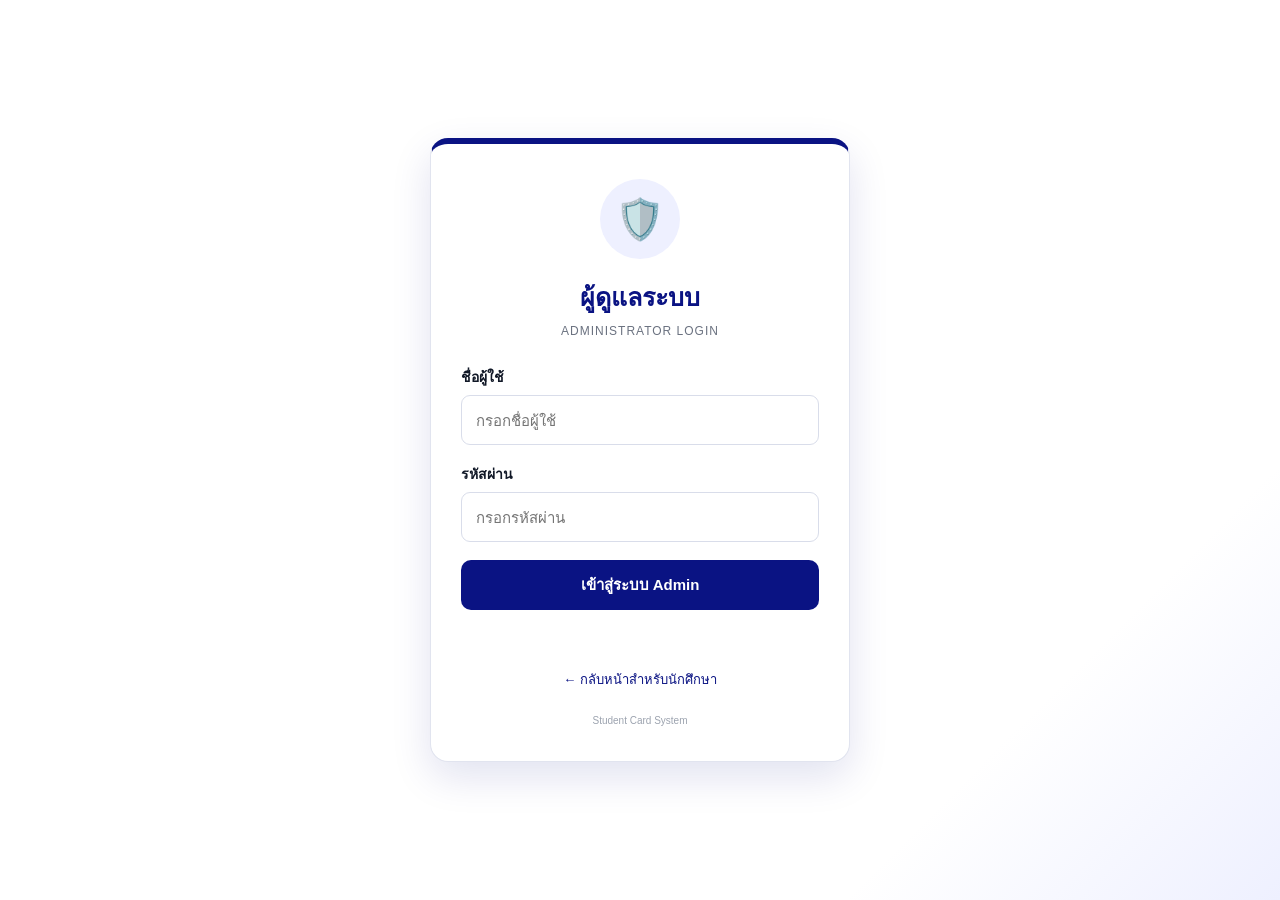
<file: admin-login.html>
<!DOCTYPE html>
<html lang="th">

<head>

<meta charset="UTF-8">

<meta
  name="viewport"
  content="width=device-width, initial-scale=1.0"
>

<meta
  name="theme-color"
  content="#0a1383"
>

<title>
  ผู้ดูแลระบบ | Student Card System
</title>


<style>

* {
  box-sizing: border-box;
}

body {

  margin: 0;

  min-height: 100vh;

  font-family:
    Arial,
    "Noto Sans Thai",
    sans-serif;

  background:
    linear-gradient(
      135deg,
      #ffffff 0%,
      #ffffff 80%,
      #eef0ff 100%
    );

  color: #111827;

}

.admin-page {

  min-height: 100vh;

  display: flex;

  align-items: center;

  justify-content: center;

  padding: 20px;

}

.admin-card {

  width: 100%;

  max-width: 420px;

  padding: 35px 30px;

  background: #ffffff;

  border: 1px solid #e1e4ef;

  border-top: 6px solid #0a1383;

  border-radius: 18px;

  box-shadow:
    0 15px 40px
    rgba(10,19,131,.12);

}

.admin-icon {

  width: 80px;

  height: 80px;

  margin: 0 auto 18px;

  display: flex;

  align-items: center;

  justify-content: center;

  border-radius: 50%;

  background: #eef0ff;

  color: #0a1383;

  font-size: 40px;

}

h1 {

  margin: 0;

  text-align: center;

  color: #0a1383;

  font-size: 25px;

}

.subtitle {

  margin: 7px 0 28px;

  text-align: center;

  color: #6b7280;

  font-size: 12px;

  letter-spacing: 1px;

}

.input-group {

  margin-bottom: 18px;

}

.input-group label {

  display: block;

  margin-bottom: 7px;

  font-size: 14px;

  font-weight: 600;

}

.input-group input {

  width: 100%;

  height: 50px;

  padding: 0 14px;

  border: 1px solid #d9ddea;

  border-radius: 9px;

  outline: none;

  font-size: 15px;

}

.input-group input:focus {

  border-color: #0a1383;

  box-shadow:
    0 0 0 3px
    rgba(10,19,131,.08);

}

.login-button {

  width: 100%;

  height: 50px;

  border: none;

  border-radius: 10px;

  background: #0a1383;

  color: white;

  font-size: 15px;

  font-weight: bold;

  cursor: pointer;

}

.login-button:hover {

  background: #080f6d;

}

.login-button:disabled {

  opacity: .6;

  cursor: not-allowed;

}

.message {

  min-height: 22px;

  margin-top: 15px;

  text-align: center;

  font-size: 13px;

  font-weight: 600;

}

.message.error {

  color: #dc2626;

}

.message.success {

  color: #15803d;

}

.message.info {

  color: #0a1383;

}

.back-link {

  display: block;

  margin-top: 22px;

  text-align: center;

  color: #0a1383;

  font-size: 13px;

  text-decoration: none;

}

.back-link:hover {

  text-decoration: underline;

}

.footer {

  margin-top: 25px;

  text-align: center;

  color: #9ca3af;

  font-size: 10px;

}

@media (max-width:480px) {

  .admin-page {

    padding: 12px;

  }

  .admin-card {

    padding: 30px 20px;

  }

}

</style>

</head>


<body>


<div class="admin-page">

<div class="admin-card">


<div class="admin-icon">
  🛡️
</div>


<h1>
  ผู้ดูแลระบบ
</h1>


<div class="subtitle">
  ADMINISTRATOR LOGIN
</div>


<form
  id="adminLoginForm"
  autocomplete="on"
>


<div class="input-group">

<label for="adminUsername">
  ชื่อผู้ใช้
</label>

<input
  id="adminUsername"
  name="username"
  type="text"
  placeholder="กรอกชื่อผู้ใช้"
  autocomplete="username"
  required
>

</div>


<div class="input-group">

<label for="adminPassword">
  รหัสผ่าน
</label>

<input
  id="adminPassword"
  name="password"
  type="password"
  placeholder="กรอกรหัสผ่าน"
  autocomplete="current-password"
  required
>

</div>


<button
  id="adminLoginButton"
  class="login-button"
  type="submit"
>

เข้าสู่ระบบ Admin

</button>


<div
  id="adminMessage"
  class="message"
></div>


</form>


<a
  href="index.html"
  class="back-link"
>
← กลับหน้าสำหรับนักศึกษา
</a>


<div class="footer">
  Student Card System
</div>


</div>

</div>


<script>


/* =================================================
   CONFIG
   ================================================= */

const CONFIG = {

  API_URL:
    "https://script.google.com/macros/s/AKfycbxCvk2wb6FydCKNkEDvApbTgZWmSFoAzPvvM2sSDOIwSgvftMoQxIX3cy7npP3_6xT4/exec",

  ADMIN_SESSION_KEY:
    "admin_session",

  ADMIN_KEY:
    "admin_data"

};


/* =================================================
   READY
   ================================================= */

document.addEventListener(
  "DOMContentLoaded",
  function () {

    const form =
      document.getElementById(
        "adminLoginForm"
      );

    form.addEventListener(
      "submit",
      handleAdminLogin
    );

  }
);


/* =================================================
   LOGIN
   ================================================= */

async function handleAdminLogin(event) {

  event.preventDefault();


  const username =
    document
      .getElementById("adminUsername")
      .value
      .trim();


  const password =
    document
      .getElementById("adminPassword")
      .value;


  const button =
    document.getElementById(
      "adminLoginButton"
    );


  if (!username || !password) {

    showMessage(
      "กรุณากรอกชื่อผู้ใช้และรหัสผ่าน",
      "error"
    );

    return;

  }


  button.disabled = true;

  button.textContent =
    "กำลังตรวจสอบ...";


  showMessage(
    "กำลังเชื่อมต่อระบบ...",
    "info"
  );


  try {


    const response =
      await fetch(
        CONFIG.API_URL,
        {

          method: "POST",

          headers: {

            "Content-Type":
              "text/plain;charset=utf-8"

          },

          body:
            JSON.stringify({

              action:
                "adminLogin",

              username:
                username,

              password:
                password

            })

        }
      );


    if (!response.ok) {

      throw new Error(
        "HTTP " +
        response.status
      );

    }


    const result =
      await response.json();


    console.log(
      "ADMIN LOGIN RESULT",
      result
    );


    if (
      !result ||
      !result.success ||
      !result.token
    ) {

      showMessage(
        result &&
        result.message
          ? result.message
          : "เข้าสู่ระบบไม่สำเร็จ",
        "error"
      );

      return;

    }


    /*
     * ล้าง Session เดิมก่อน
     */

    sessionStorage.removeItem(
      CONFIG.ADMIN_SESSION_KEY
    );

    sessionStorage.removeItem(
      CONFIG.ADMIN_KEY
    );


    /*
     * บันทึก Session ใหม่
     */

    sessionStorage.setItem(
      CONFIG.ADMIN_SESSION_KEY,
      result.token
    );


    sessionStorage.setItem(
      CONFIG.ADMIN_KEY,
      JSON.stringify(
        result.admin || {
          username: username
        }
      )
    );


    showMessage(
      "เข้าสู่ระบบสำเร็จ กำลังเข้าสู่ระบบ Admin...",
      "success"
    );


    /*
     * ไป GitHub page
     * ไม่ใช้ ?page=
     */

    setTimeout(
      function () {

        window.location.replace(
          "admin-dashboard.html"
        );

      },
      500
    );


  } catch (error) {

    console.error(
      "ADMIN LOGIN ERROR",
      error
    );


    showMessage(
      "ไม่สามารถเชื่อมต่อระบบได้ กรุณาตรวจสอบ API URL",
      "error"
    );


  } finally {

    setTimeout(
      function () {

        button.disabled = false;

        button.textContent =
          "เข้าสู่ระบบ Admin";

      },
      600
    );

  }

}


/* =================================================
   MESSAGE
   ================================================= */

function showMessage(
  text,
  type
) {

  const message =
    document.getElementById(
      "adminMessage"
    );


  message.textContent =
    text;


  message.className =
    "message";


  if (type) {

    message.classList.add(
      type
    );

  }

}

</script>


</body>

</html>
</file>
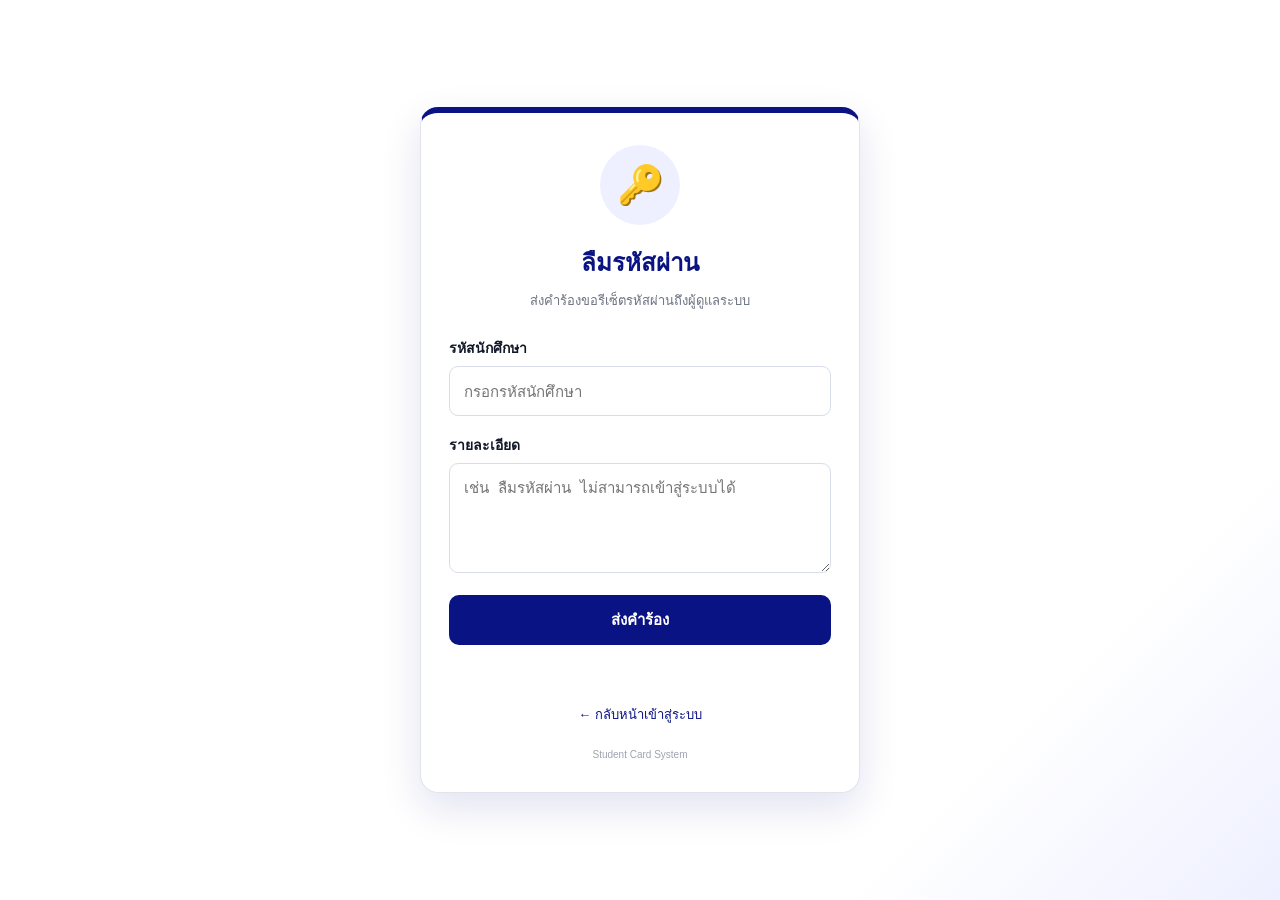
<file: forgot-password.html>
<!DOCTYPE html>
<html lang="th">

<head>

<meta charset="UTF-8">

<meta
  name="viewport"
  content="width=device-width, initial-scale=1.0"
>

<meta
  name="theme-color"
  content="#0a1383"
>

<title>
  ลืมรหัสผ่าน | Student Card System
</title>


<style>

* {
  box-sizing: border-box;
}


body {

  margin: 0;

  min-height: 100vh;

  font-family:
    Arial,
    "Noto Sans Thai",
    sans-serif;

  background:
    linear-gradient(
      135deg,
      #ffffff 0%,
      #ffffff 80%,
      #eef0ff 100%
    );

  color:
    #111827;

}


.page {

  min-height: 100vh;

  display: flex;

  align-items: center;

  justify-content: center;

  padding: 20px;

}


.card {

  width: 100%;

  max-width: 440px;

  background: #ffffff;

  padding: 32px 28px;

  border:
    1px solid #e1e4ef;

  border-top:
    6px solid #0a1383;

  border-radius: 18px;

  box-shadow:
    0 15px 40px
    rgba(10,19,131,.12);

}


.icon {

  width: 80px;

  height: 80px;

  margin:
    0 auto 18px;

  border-radius: 50%;

  display: flex;

  align-items: center;

  justify-content: center;

  background:
    #eef0ff;

  color:
    #0a1383;

  font-size:
    38px;

}


h1 {

  margin: 0;

  text-align: center;

  color:
    #0a1383;

  font-size: 24px;

}


.subtitle {

  margin:
    8px 0 26px;

  text-align:
    center;

  color:
    #6b7280;

  font-size:
    13px;

}


.group {

  margin-bottom:
    18px;

}


label {

  display: block;

  margin-bottom:
    7px;

  font-size:
    14px;

  font-weight:
    600;

}


input,
textarea {

  width: 100%;

  border:
    1px solid #d9ddea;

  border-radius:
    9px;

  outline: none;

  font-size:
    15px;

  padding:
    12px 14px;

}


input {

  height: 50px;

}


textarea {

  min-height: 110px;

  resize: vertical;

}


input:focus,
textarea:focus {

  border-color:
    #0a1383;

  box-shadow:
    0 0 0 3px
    rgba(10,19,131,.08);

}


button {

  width: 100%;

  height: 50px;

  border: none;

  border-radius: 10px;

  background:
    #0a1383;

  color:
    #ffffff;

  font-size:
    15px;

  font-weight:
    bold;

  cursor:
    pointer;

}


button:disabled {

  opacity: .6;

  cursor:
    not-allowed;

}


.message {

  min-height: 22px;

  margin-top: 15px;

  text-align: center;

  font-size: 13px;

  font-weight: 600;

}


.message.error {

  color:
    #dc2626;

}


.message.success {

  color:
    #15803d;

}


.message.info {

  color:
    #0a1383;

}


.back {

  display: block;

  margin-top: 22px;

  text-align: center;

  color:
    #0a1383;

  text-decoration: none;

  font-size: 13px;

}


.back:hover {

  text-decoration:
    underline;

}


.footer {

  margin-top: 24px;

  text-align: center;

  color:
    #9ca3af;

  font-size: 10px;

}

</style>

</head>


<body>


<div class="page">


<div class="card">


<div class="icon">
  🔑
</div>


<h1>
  ลืมรหัสผ่าน
</h1>


<div class="subtitle">
  ส่งคำร้องขอรีเซ็ตรหัสผ่านถึงผู้ดูแลระบบ
</div>


<form id="forgotForm">


<div class="group">

<label for="studentId">
  รหัสนักศึกษา
</label>

<input
  id="studentId"
  name="studentId"
  type="text"
  placeholder="กรอกรหัสนักศึกษา"
  autocomplete="username"
  required
>

</div>


<div class="group">

<label for="reason">
  รายละเอียด
</label>

<textarea
  id="reason"
  name="reason"
  placeholder="เช่น ลืมรหัสผ่าน ไม่สามารถเข้าสู่ระบบได้"
  required
></textarea>

</div>


<button
  id="submitButton"
  type="submit"
>

ส่งคำร้อง

</button>


<div
  id="message"
  class="message"
></div>


</form>


<a
  href="index.html"
  class="back"
>

← กลับหน้าเข้าสู่ระบบ

</a>


<div class="footer">
  Student Card System
</div>


</div>

</div>



<script>


/**
 * ================================================
 * CONFIG
 * ================================================
 */

const CONFIG = {

  API_URL:
    "https://script.google.com/macros/s/AKfycbxCvk2wb6FydCKNkEDvApbTgZWmSFoAzPvvM2sSDOIwSgvftMoQxIX3cy7npP3_6xT4/exec"

};


/**
 * ================================================
 * INITIALIZE
 * ================================================
 */

document.addEventListener(

  "DOMContentLoaded",

  function () {

    const form =
      document.getElementById(
        "forgotForm"
      );


    if (!form) {

      console.error(
        "ไม่พบ forgotForm"
      );

      return;

    }


    form.addEventListener(

      "submit",

      submitForgotPassword

    );

  }

);


/**
 * ================================================
 * SUBMIT FORGOT PASSWORD
 * ================================================
 */

async function submitForgotPassword(
  event
) {

  event.preventDefault();


  const studentId =
    document
      .getElementById(
        "studentId"
      )
      .value
      .trim();


  const reason =
    document
      .getElementById(
        "reason"
      )
      .value
      .trim();


  const button =
    document
      .getElementById(
        "submitButton"
      );


  /*
   * ตรวจสอบข้อมูล
   */

  if (!studentId) {

    showMessage(

      "กรุณากรอกรหัสนักศึกษา",

      "error"

    );

    document
      .getElementById(
        "studentId"
      )
      .focus();

    return;

  }


  if (!reason) {

    showMessage(

      "กรุณาระบุรายละเอียด",

      "error"

    );

    document
      .getElementById(
        "reason"
      )
      .focus();

    return;

  }


  /*
   * ป้องกันการกดซ้ำ
   */

  button.disabled = true;

  button.textContent =
    "กำลังส่งคำร้อง...";


  showMessage(

    "กำลังส่งคำร้องไปยัง Admin...",

    "info"

  );


  try {


    /**
     * ============================================
     * REQUEST
     * ============================================
     *
     * สำคัญ:
     *
     * Code.gs รับ:
     *
     * request.studentId
     * request.reason
     *
     * ดังนั้นต้องส่งชื่อให้ตรงกัน
     */

    const requestData = {

      action:
        "forgotPassword",

      studentId:
        studentId,

      reason:
        reason

    };


    console.log(
      "Forgot Password Request:",
      requestData
    );


    const response =
      await fetch(

        CONFIG.API_URL,

        {

          method:
            "POST",

          headers: {

            "Content-Type":
              "text/plain;charset=utf-8"

          },

          body:
            JSON.stringify(
              requestData
            )

        }

      );


    if (!response.ok) {

      throw new Error(

        "HTTP " +
        response.status

      );

    }


    const result =
      await response.json();


    console.log(
      "Forgot Password Response:",
      result
    );


    /*
     * Backend Error
     */

    if (!result.success) {

      showMessage(

        result.message ||
        "ส่งคำร้องไม่สำเร็จ",

        "error"

      );

      return;

    }


    /*
     * สำเร็จ
     */

    let successMessage =

      "ส่งคำร้องสำเร็จแล้ว กรุณารอ Admin ตรวจสอบ";


    /*
     * ถ้ามี Request ID
     * แสดงให้ผู้ใช้เก็บไว้
     */

    if (
      result.request_id
    ) {

      successMessage +=

        "\nเลขที่คำร้อง: " +
        result.request_id;

    }


    showMessage(

      successMessage,

      "success"

    );


    /*
     * ล้างฟอร์ม
     */

    document
      .getElementById(
        "forgotForm"
      )
      .reset();


  } catch (error) {

    console.error(
      "Forgot Password Error:",
      error
    );


    showMessage(

      "ไม่สามารถเชื่อมต่อระบบได้ กรุณาลองใหม่อีกครั้ง",

      "error"

    );


  } finally {


    /*
     * เปิดปุ่มกลับมา
     */

    button.disabled = false;

    button.textContent =
      "ส่งคำร้อง";

  }

}


/**
 * ================================================
 * SHOW MESSAGE
 * ================================================
 */

function showMessage(
  text,
  type
) {

  const message =
    document.getElementById(
      "message"
    );


  if (!message) {

    return;

  }


  message.textContent =
    text;


  message.className =
    "message " +
    (type || "");

}

</script>


</body>

</html>
</file>
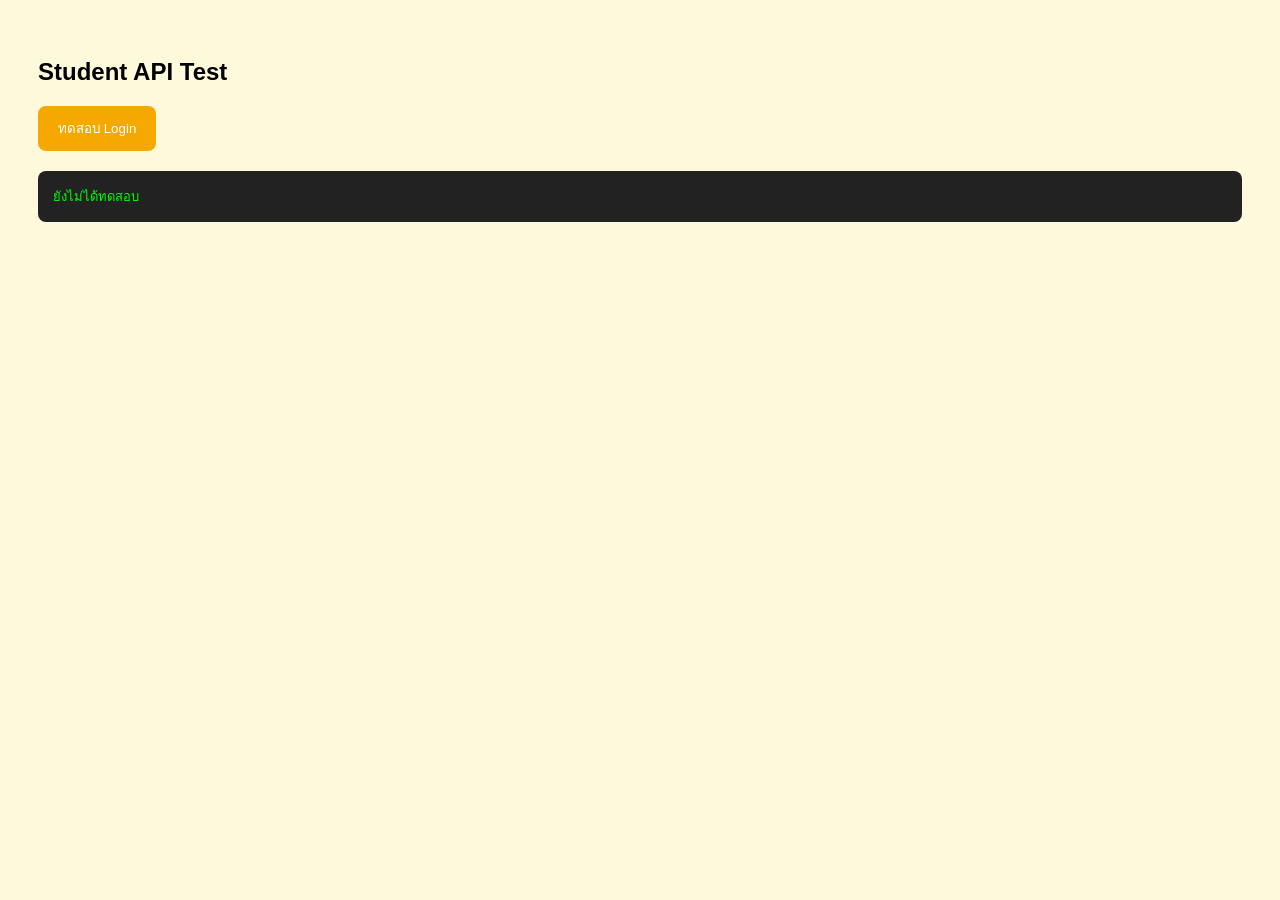
<file: test-api.html>
<!DOCTYPE html>
<html lang="th">

<head>
    <meta charset="UTF-8">
    <meta name="viewport" content="width=device-width, initial-scale=1.0">

    <title>API Test</title>

    <style>
        body {
            font-family: Arial, sans-serif;
            padding: 30px;
            background: #fff9dc;
        }

        button {
            padding: 12px 20px;
            background: #f5a900;
            color: white;
            border: 0;
            border-radius: 8px;
            cursor: pointer;
        }

        pre {
            margin-top: 20px;
            padding: 15px;
            background: #222;
            color: #0f0;
            white-space: pre-wrap;
            border-radius: 8px;
        }
    </style>
</head>

<body>

    <h2>Student API Test</h2>

    <button onclick="testLogin()">
        ทดสอบ Login
    </button>

    <pre id="result">ยังไม่ได้ทดสอบ</pre>


    <script>

        const API_URL =
            "https://script.google.com/macros/s/AKfycbxCvk2wb6FydCKNkEDvApbTgZWmSFoAzPvvM2sSDOIwSgvftMoQxIX3cy7npP3_6xT4/exec";


        async function testLogin() {

            const result =
                document.getElementById("result");


            result.textContent =
                "กำลังทดสอบ...";


            try {

                const response =
                    await fetch(
                        API_URL,
                        {

                            method: "POST",

                            headers: {
                                "Content-Type":
                                    "text/plain;charset=utf-8"
                            },

                            body:
                                JSON.stringify({

                                    action: "login",

                                    studentId:
                                        "TEST001",

                                    password:
                                        "123456"

                                })

                        }
                    );


                const text =
                    await response.text();


                result.textContent =
                    text;


            } catch (error) {

                console.error(error);

                result.textContent =
                    "ERROR:\n\n" +
                    error.toString();

            }

        }

    </script>

</body>

</html>
</file>
